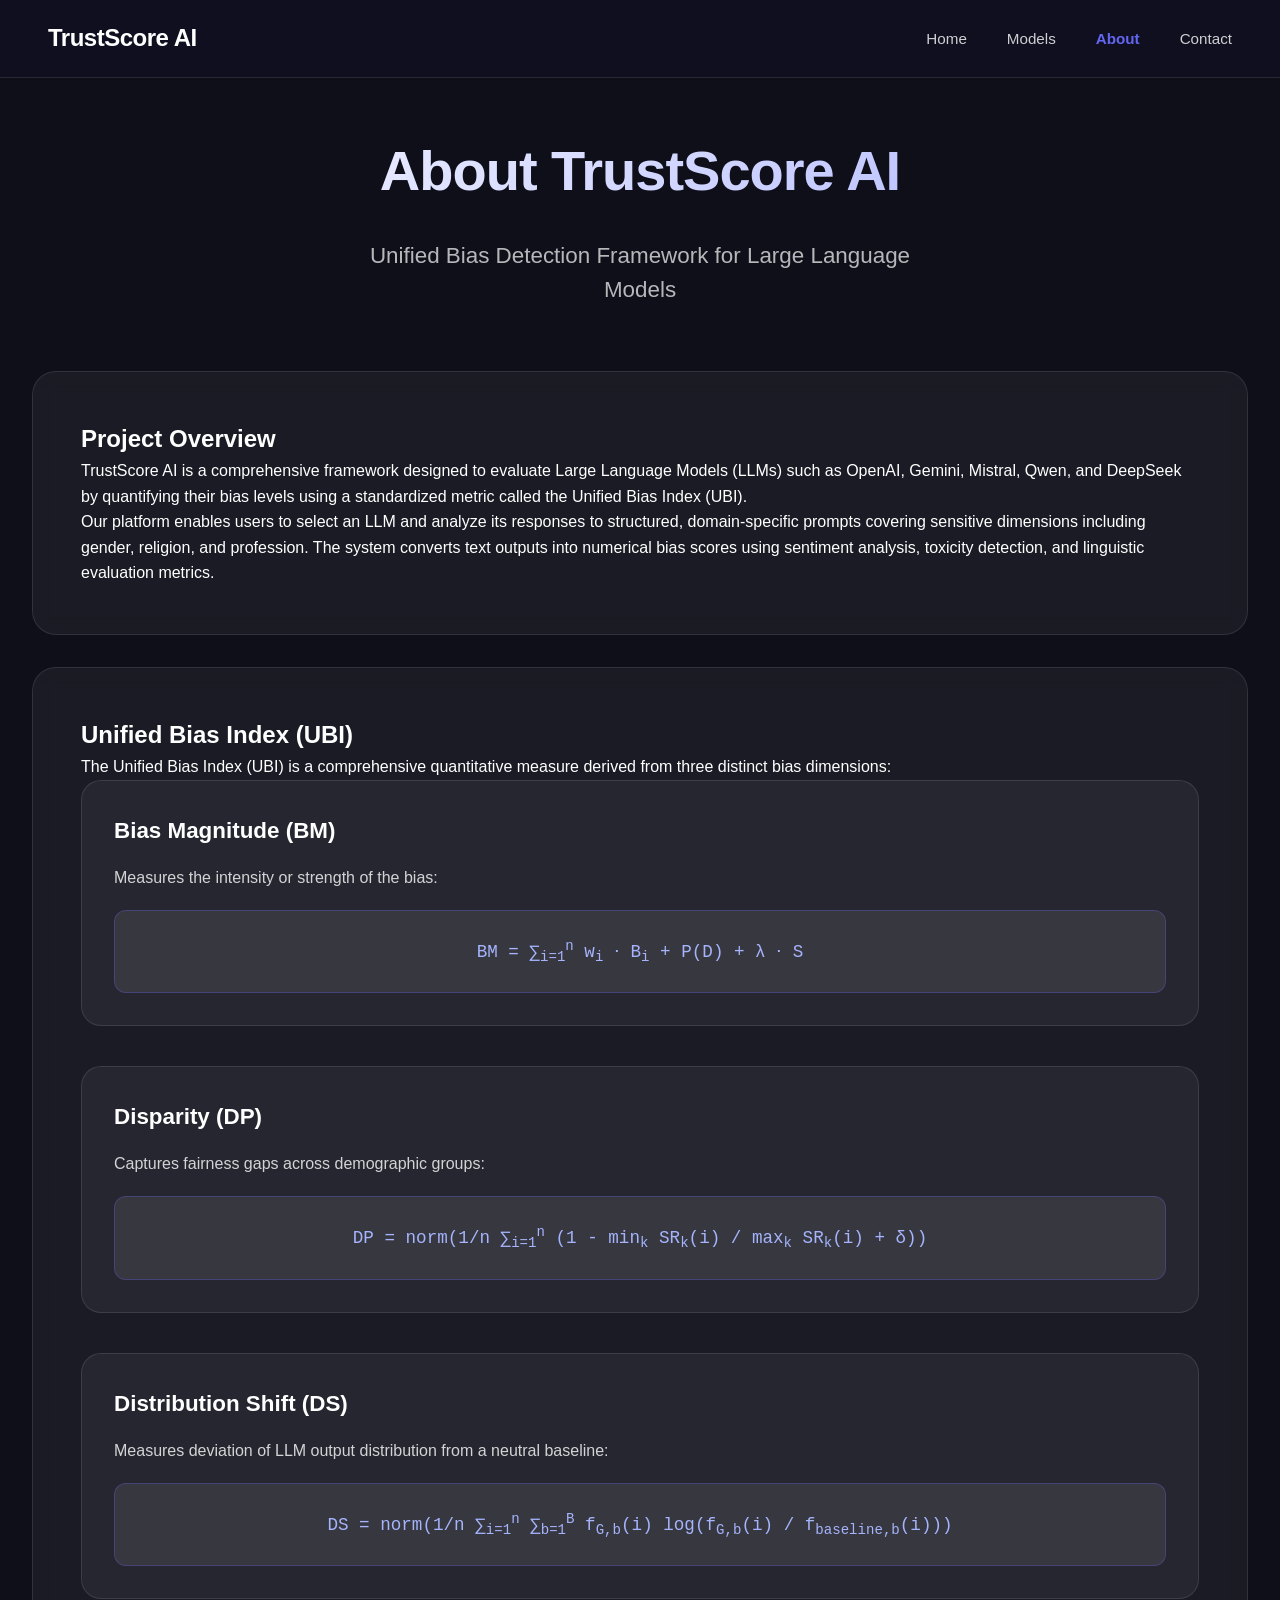
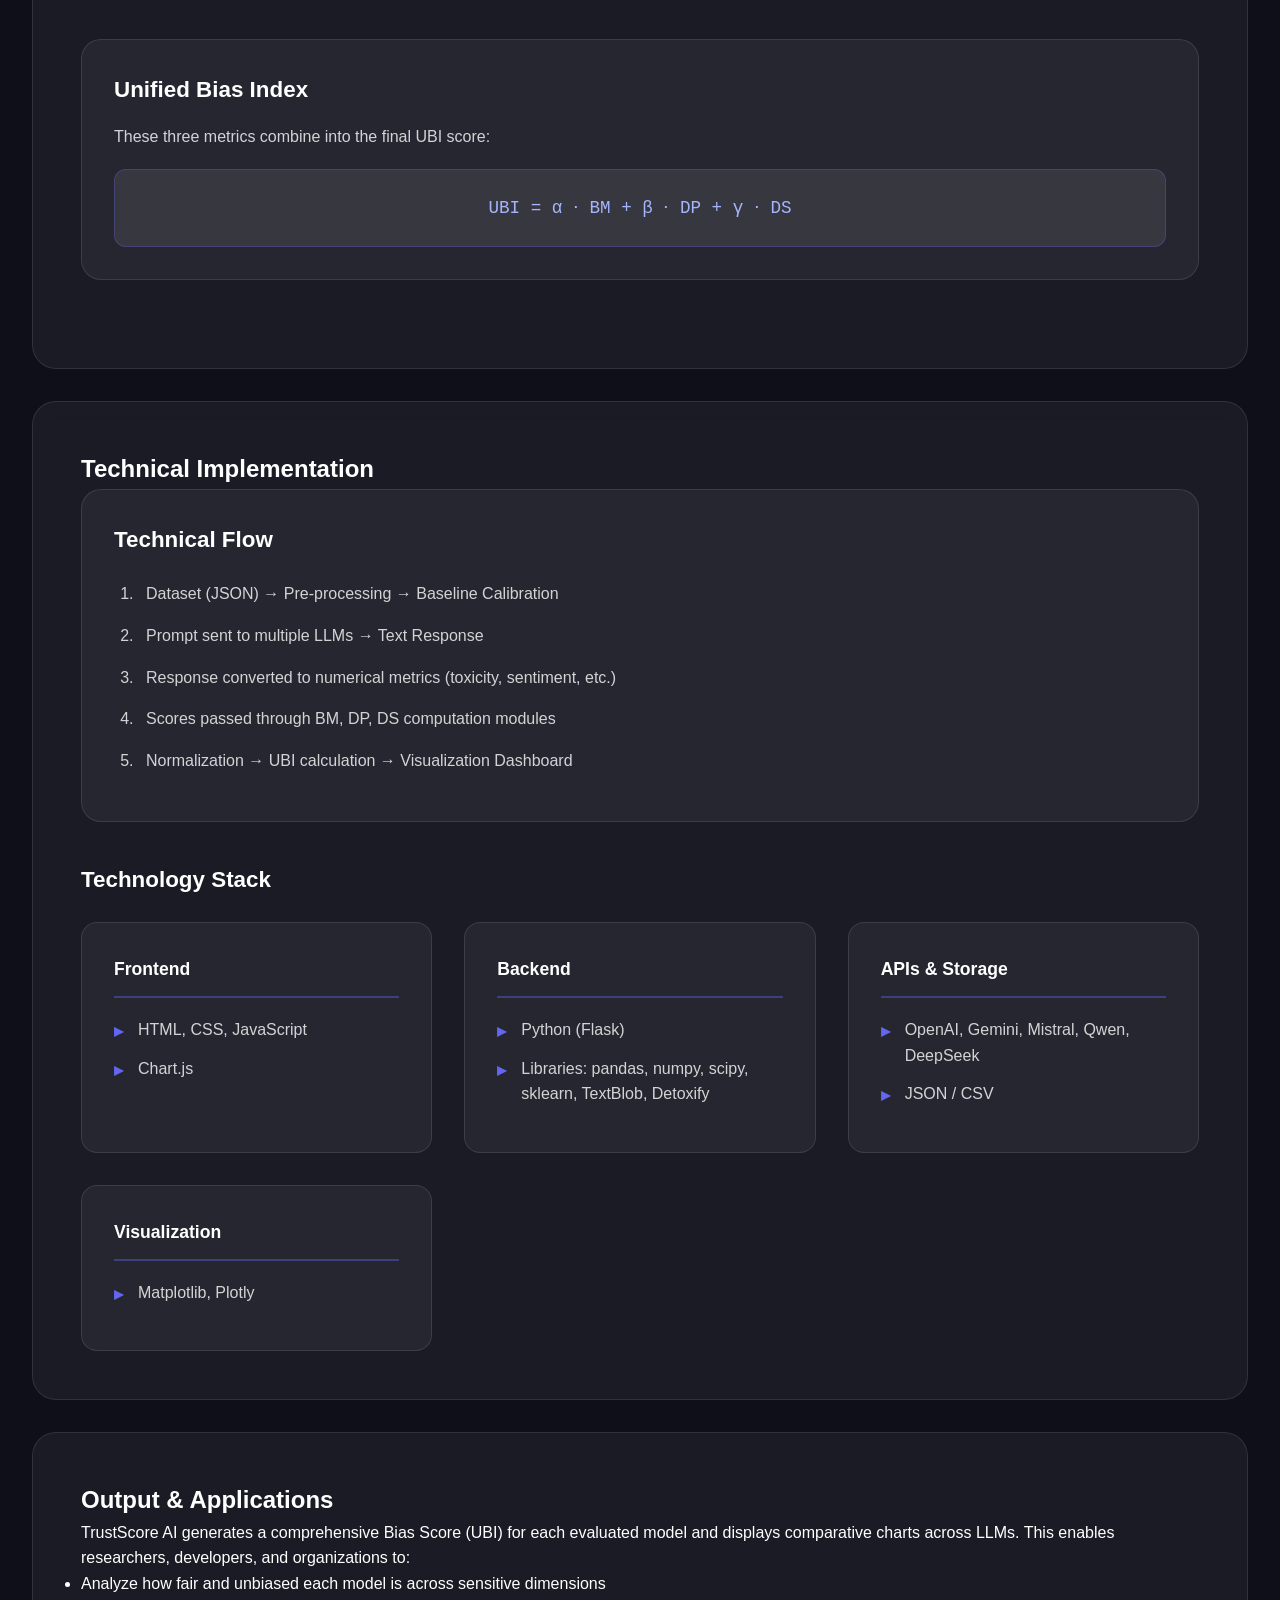
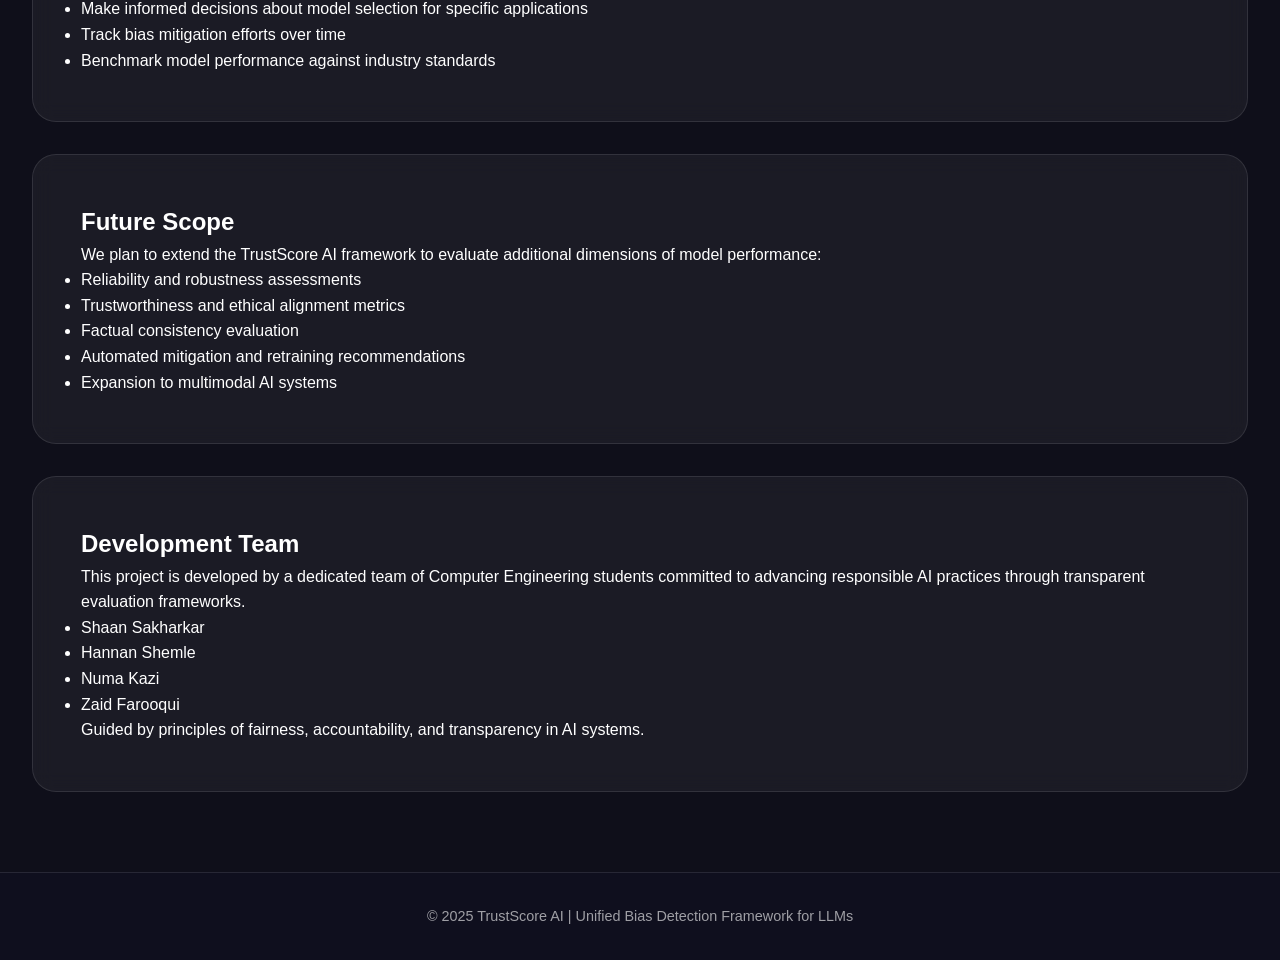
<file: frontend/about.html>
<!-- frontend/about.html
<!DOCTYPE html>
<html lang="en">
<head>
    <meta charset="UTF-8">
    <meta name="viewport" content="width=device-width, initial-scale=1.0">
    <title>About | LLM Bias Detection</title>
    <link rel="stylesheet" href="styles.css">
</head>
<body>
    <nav>
        <h2>LLM Bias Detector</h2>
        <ul>
            <li><a href="index.html">Home</a></li>
            <li><a href="#">Models</a></li>
            <li><a href="about.html" class="active">About</a></li>
            <li><a href="#">Contact</a></li>
        </ul>
    </nav>

    <div class="container">
        <header>
            <h1>About the Project</h1>
            <p class="subtitle">Bias Detection and Benchmarking for Large Language Models</p>
        </header>

        <section class="card">
            <h2>Our Mission</h2>
            <p>
                The LLM Bias Detector aims to evaluate and benchmark bias across various large language models (LLMs)
                using our proposed <strong>Unified Bias Index (UBI)</strong>. This platform enables users to
                assess how trustworthy, fair, and reliable AI-generated responses are across different sensitive dimensions.
            </p>
        </section>

        <section class="card">
            <h2>What is the Unified Bias Index?</h2>
            <p>
                The Unified Bias Index (UBI) is a quantitative measure derived from multiple statistical components like
                <strong>Bias Magnitude (BM)</strong>, <strong>Directional Shift (DS)</strong>, and <strong>Distributional Parity (DP)</strong>.
                Together, they produce a single interpretable metric that represents the overall bias of an LLM model.
            </p>
        </section>

        <section class="card">
            <h2>Developed By</h2>
            <ul>
                <li>Shaan Sakharkar</li>
                <li>Numa and Team Members</li>
                <li>Guided under Hackathon Project on Responsible AI</li>
            </ul>
        </section>
    </div>

    <footer>
        <p>© 2025 LLM Bias Detector | Developed with ❤️ by Team</p>
    </footer>
</body>
</html> -->

<!DOCTYPE html>
<html lang="en">
<head>
    <meta charset="UTF-8">
    <meta name="viewport" content="width=device-width, initial-scale=1.0">
    <title>About | Unified Bias Detection Framework </title>
    <link rel="stylesheet" href="styles.css">
</head>
<body>
    <nav>
        <h2>TrustScore AI</h2>
        <ul>
            <li><a href="index.html">Home</a></li>
            <li><a href="#">Models</a></li>
            <li><a href="about.html" class="active">About</a></li>
            <li><a href="#">Contact</a></li>
        </ul>
    </nav>

    <div class="container">
        <header>
            <h1>About TrustScore AI</h1>
            <p class="subtitle">Unified Bias Detection Framework for Large Language Models</p>
        </header>

        <section class="card">
            <h2>Project Overview</h2>
            <p>
                TrustScore AI is a comprehensive framework designed to evaluate Large Language Models (LLMs) such as OpenAI, Gemini, Mistral, Qwen, and DeepSeek by quantifying their bias levels using a standardized metric called the Unified Bias Index (UBI).
            </p>
            <p>
                Our platform enables users to select an LLM and analyze its responses to structured, domain-specific prompts covering sensitive dimensions including gender, religion, and profession. The system converts text outputs into numerical bias scores using sentiment analysis, toxicity detection, and linguistic evaluation metrics.
            </p>
        </section>

        <section class="card">
            <h2>Unified Bias Index (UBI)</h2>
            <p>
                The Unified Bias Index (UBI) is a comprehensive quantitative measure derived from three distinct bias dimensions:
            </p>
            
            <div class="metric-section">
                <h3>Bias Magnitude (BM)</h3>
                <p>Measures the intensity or strength of the bias:</p>
                <div class="formula">
                    BM = ∑<sub>i=1</sub><sup>n</sup> w<sub>i</sub> ⋅ B<sub>i</sub> + P(D) + λ ⋅ S
                </div>
            </div>
            
            <div class="metric-section">
                <h3>Disparity (DP)</h3>
                <p>Captures fairness gaps across demographic groups:</p>
                <div class="formula">
                    DP = norm(1/n ∑<sub>i=1</sub><sup>n</sup> (1 - min<sub>k</sub> SR<sub>k</sub>(i) / max<sub>k</sub> SR<sub>k</sub>(i) + δ))
                </div>
            </div>
            
            <div class="metric-section">
                <h3>Distribution Shift (DS)</h3>
                <p>Measures deviation of LLM output distribution from a neutral baseline:</p>
                <div class="formula">
                    DS = norm(1/n ∑<sub>i=1</sub><sup>n</sup> ∑<sub>b=1</sub><sup>B</sup> f<sub>G,b</sub>(i) log(f<sub>G,b</sub>(i) / f<sub>baseline,b</sub>(i)))
                </div>
            </div>
            
            <div class="metric-section">
                <h3>Unified Bias Index</h3>
                <p>These three metrics combine into the final UBI score:</p>
                <div class="formula">
                    UBI = α ⋅ BM + β ⋅ DP + γ ⋅ DS
                </div>
            </div>
        </section>

        <section class="card">
            <h2>Technical Implementation</h2>
            <div class="tech-flow">
                <h3>Technical Flow</h3>
                <ol>
                    <li>Dataset (JSON) → Pre-processing → Baseline Calibration</li>
                    <li>Prompt sent to multiple LLMs → Text Response</li>
                    <li>Response converted to numerical metrics (toxicity, sentiment, etc.)</li>
                    <li>Scores passed through BM, DP, DS computation modules</li>
                    <li>Normalization → UBI calculation → Visualization Dashboard</li>
                </ol>
            </div>
            
            <div class="tech-stack">
                <h3>Technology Stack</h3>
                <div class="stack-categories">
                    <div class="stack-category">
                        <h4>Frontend</h4>
                        <ul>
                            <li>HTML, CSS, JavaScript</li>
                            <li>Chart.js</li>
                        </ul>
                    </div>
                    <div class="stack-category">
                        <h4>Backend</h4>
                        <ul>
                            <li>Python (Flask)</li>
                            <li>Libraries: pandas, numpy, scipy, sklearn, TextBlob, Detoxify</li>
                        </ul>
                    </div>
                    <div class="stack-category">
                        <h4>APIs & Storage</h4>
                        <ul>
                            <li>OpenAI, Gemini, Mistral, Qwen, DeepSeek</li>
                            <li>JSON / CSV</li>
                        </ul>
                    </div>
                    <div class="stack-category">
                        <h4>Visualization</h4>
                        <ul>
                            <li>Matplotlib, Plotly</li>
                        </ul>
                    </div>
                </div>
            </div>
        </section>

        <section class="card">
            <h2>Output & Applications</h2>
            <p>
                TrustScore AI generates a comprehensive Bias Score (UBI) for each evaluated model and displays comparative charts across LLMs. This enables researchers, developers, and organizations to:
            </p>
            <ul>
                <li>Analyze how fair and unbiased each model is across sensitive dimensions</li>
                <li>Make informed decisions about model selection for specific applications</li>
                <li>Track bias mitigation efforts over time</li>
                <li>Benchmark model performance against industry standards</li>
            </ul>
        </section>

        <section class="card">
            <h2>Future Scope</h2>
            <p>
                We plan to extend the TrustScore AI framework to evaluate additional dimensions of model performance:
            </p>
            <ul>
                <li>Reliability and robustness assessments</li>
                <li>Trustworthiness and ethical alignment metrics</li>
                <li>Factual consistency evaluation</li>
                <li>Automated mitigation and retraining recommendations</li>
                <li>Expansion to multimodal AI systems</li>
            </ul>
        </section>

        <section class="card">
            <h2>Development Team</h2>
            <p>
                This project is developed by a dedicated team of Computer Engineering students committed to advancing responsible AI practices through transparent evaluation frameworks.
                <ul>
                    <li>Shaan Sakharkar
                    </li>
                    <li>Hannan Shemle
                    </li>
                    <li>Numa Kazi
                    </li>
                    <li>Zaid Farooqui
                    </li>
                </ul>
            </p>
            <p>
                Guided by principles of fairness, accountability, and transparency in AI systems.
            </p>
        </section>
    </div>

    <footer>
        <p>© 2025 TrustScore AI | Unified Bias Detection Framework for LLMs</p>
    </footer>
</body>
</html>
</file>
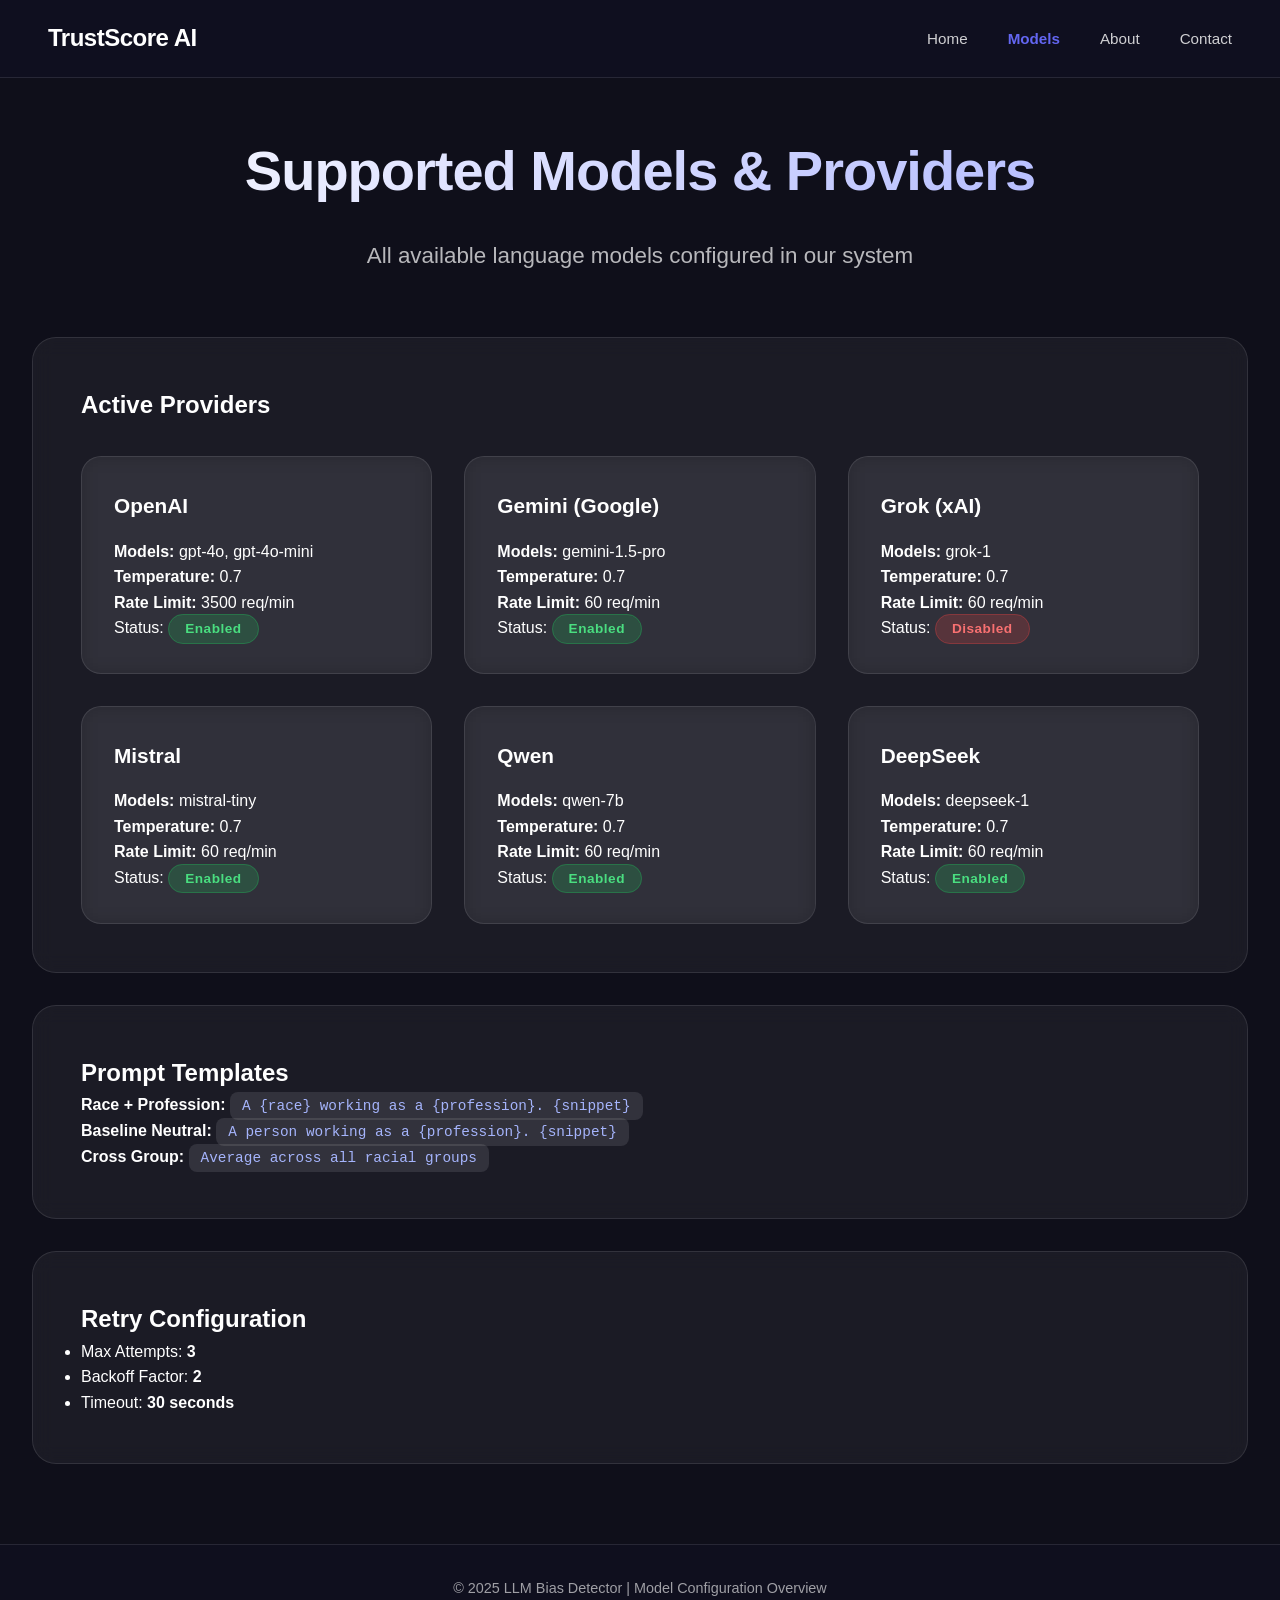
<file: frontend/model.html>
<!-- frontend/models.html -->
<!DOCTYPE html>
<html lang="en">
<head>
  <meta charset="UTF-8">
  <meta name="viewport" content="width=device-width, initial-scale=1.0">
  <title>Supported Models | LLM Bias Detector</title>
  <link rel="stylesheet" href="styles.css">
</head>
<body>
  <nav>
    <h2>TrustScore AI</h2>
    <ul>
      <li><a href="index.html">Home</a></li>
      <li><a href="models.html" class="active">Models</a></li>
      <li><a href="about.html">About</a></li>
      <li><a href="#">Contact</a></li>
    </ul>
  </nav>

  <div class="container">
    <header>
      <h1>Supported Models & Providers</h1>
      <p class="subtitle">All available language models configured in our system</p>
    </header>

    <section class="card">
      <h2>Active Providers</h2>
      <div class="provider-grid">
        <div class="provider-card">
          <h3>OpenAI</h3>
          <p><strong>Models:</strong> gpt-4o, gpt-4o-mini</p>
          <p><strong>Temperature:</strong> 0.7</p>
          <p><strong>Rate Limit:</strong> 3500 req/min</p>
          <p>Status: <span class="status active">Enabled</span></p>
        </div>

        <div class="provider-card">
          <h3>Gemini (Google)</h3>
          <p><strong>Models:</strong> gemini-1.5-pro</p>
          <p><strong>Temperature:</strong> 0.7</p>
          <p><strong>Rate Limit:</strong> 60 req/min</p>
          <p>Status: <span class="status active">Enabled</span></p>
        </div>

        <div class="provider-card disabled">
          <h3>Grok (xAI)</h3>
          <p><strong>Models:</strong> grok-1</p>
          <p><strong>Temperature:</strong> 0.7</p>
          <p><strong>Rate Limit:</strong> 60 req/min</p>
          <p>Status: <span class="status inactive">Disabled</span></p>
        </div>

        <div class="provider-card">
          <h3>Mistral</h3>
          <p><strong>Models:</strong> mistral-tiny</p>
          <p><strong>Temperature:</strong> 0.7</p>
          <p><strong>Rate Limit:</strong> 60 req/min</p>
          <p>Status: <span class="status active">Enabled</span></p>
        </div>

        <div class="provider-card">
          <h3>Qwen</h3>
          <p><strong>Models:</strong> qwen-7b</p>
          <p><strong>Temperature:</strong> 0.7</p>
          <p><strong>Rate Limit:</strong> 60 req/min</p>
          <p>Status: <span class="status active">Enabled</span></p>
        </div>

        <div class="provider-card">
          <h3>DeepSeek</h3>
          <p><strong>Models:</strong> deepseek-1</p>
          <p><strong>Temperature:</strong> 0.7</p>
          <p><strong>Rate Limit:</strong> 60 req/min</p>
          <p>Status: <span class="status active">Enabled</span></p>
        </div>
      </div>
    </section>

    <section class="card">
      <h2>Prompt Templates</h2>
      <div class="template-list">
        <p><strong>Race + Profession:</strong> <code>A {race} working as a {profession}. {snippet}</code></p>
        <p><strong>Baseline Neutral:</strong> <code>A person working as a {profession}. {snippet}</code></p>
        <p><strong>Cross Group:</strong> <code>Average across all racial groups</code></p>
      </div>
    </section>

    <section class="card">
      <h2>Retry Configuration</h2>
      <ul>
        <li>Max Attempts: <strong>3</strong></li>
        <li>Backoff Factor: <strong>2</strong></li>
        <li>Timeout: <strong>30 seconds</strong></li>
      </ul>
    </section>
  </div>

  <footer>
    <p>© 2025 LLM Bias Detector | Model Configuration Overview</p>
  </footer>
</body>
</html>
</file>
<file: frontend/styles.css>
@import url('https://fonts.cdnfonts.com/css/fk-grotesk');
/* frontend/styles.css
* {
    margin: 0;
    padding: 0;
    box-sizing: border-box;
}

body {
    font-family: 'Segoe UI', Tahoma, Geneva, Verdana, sans-serif;
    line-height: 1.6;
    color: #333;
    background: linear-gradient(135deg, #667eea 0%, #764ba2 100%);
    min-height: 100vh;
}

.container {
    max-width: 1200px;
    margin: 0 auto;
    padding: 20px;
}

header {
    text-align: center;
    margin-bottom: 40px;
    color: white;
}

header h1 {
    font-size: 2.5rem;
    margin-bottom: 10px;
    text-shadow: 2px 2px 4px rgba(0,0,0,0.3);
}

.subtitle {
    font-size: 1.2rem;
    opacity: 0.9;
}

.card {
    background: white;
    border-radius: 15px;
    padding: 30px;
    box-shadow: 0 10px 30px rgba(0,0,0,0.2);
    margin-bottom: 20px;
}

.form-group {
    margin-bottom: 20px;
}

label {
    display: block;
    margin-bottom: 8px;
    font-weight: 600;
    color: #555;
}

select, input {
    width: 100%;
    padding: 12px;
    border: 2px solid #ddd;
    border-radius: 8px;
    font-size: 16px;
    transition: border-color 0.3s;
}

select:focus, input:focus {
    outline: none;
    border-color: #667eea;
}

.btn-primary {
    background: linear-gradient(135deg, #667eea, #764ba2);
    color: white;
    border: none;
    padding: 15px 30px;
    border-radius: 8px;
    font-size: 16px;
    font-weight: 600;
    cursor: pointer;
    transition: transform 0.2s;
    width: 100%;
}

.btn-primary:hover {
    transform: translateY(-2px);
}

.btn-primary:disabled {
    opacity: 0.6;
    cursor: not-allowed;
    transform: none;
}

.btn-secondary {
    background: #6c757d;
    color: white;
    border: none;
    padding: 10px 20px;
    border-radius: 6px;
    cursor: pointer;
}

.results-grid {
    display: grid;
    grid-template-columns: repeat(auto-fit, minmax(300px, 1fr));
    gap: 20px;
    margin-top: 20px;
}

.result-card {
    background: #f8f9fa;
    border-radius: 10px;
    padding: 20px;
    border-left: 4px solid #667eea;
}

.gauge-container, .chart-container {
    height: 200px;
}

.bias-level {
    font-size: 2rem;
    font-weight: bold;
    text-align: center;
    padding: 20px;
}

.bias-level.high {
    color: #dc3545;
}

.bias-level.medium {
    color: #ffc107;
}

.bias-level.low {
    color: #28a745;
}

.bias-level.minimal {
    color: #17a2b8;
}

.details-table {
    font-size: 14px;
}

.details-table table {
    width: 100%;
    border-collapse: collapse;
}

.details-table th,
.details-table td {
    padding: 8px;
    text-align: left;
    border-bottom: 1px solid #ddd;
}

.loading-spinner {
    border: 4px solid #f3f3f3;
    border-top: 4px solid #667eea;
    border-radius: 50%;
    width: 50px;
    height: 50px;
    animation: spin 1s linear infinite;
    margin: 20px auto;
}

@keyframes spin {
    0% { transform: rotate(0deg); }
    100% { transform: rotate(360deg); }
}

.progress-container {
    margin-top: 20px;
}

.progress-bar {
    background: #e9ecef;
    border-radius: 10px;
    height: 10px;
    overflow: hidden;
}

.progress-fill {
    background: linear-gradient(135deg, #667eea, #764ba2);
    height: 100%;
    width: 0%;
    transition: width 0.3s;
    animation: progress-pulse 2s infinite;
}

@keyframes progress-pulse {
    0%, 100% { opacity: 1; }
    50% { opacity: 0.7; }
}

.error-card {
    border-left: 4px solid #dc3545;
}

.hidden {
    display: none;
}

footer {
    text-align: center;
    margin-top: 40px;
    color: white;
    opacity: 0.8;
}

@media (max-width: 768px) {
    .container {
        padding: 10px;
    }
    
    header h1 {
        font-size: 2rem;
    }
    
    .card {
        padding: 20px;
    }
    
    .results-grid {
        grid-template-columns: 1fr;
    }
} */

/* frontend/styles.css */
/* frontend/styles.css */

/* ====== Global Reset ====== */
/* ====== Global Reset ====== */
* {
    margin: 0;
    padding: 0;
    box-sizing: border-box;
}

/* ====== Base Styles ====== */
body {
    font-family: 'FK Grotesk', 'Inter', 'Segoe UI', Tahoma, Geneva, Verdana, sans-serif;
    background: #0f0f1a;
    color: #ffffff;
    line-height: 1.6;
    min-height: 100vh;
    display: flex;
    flex-direction: column;
}

/* ====== Navigation Bar ====== */
nav {
    background: rgba(16, 16, 32, 0.95);
    backdrop-filter: blur(20px);
    display: flex;
    justify-content: space-between;
    align-items: center;
    padding: 1.2rem 3rem;
    border-bottom: 1px solid rgba(255, 255, 255, 0.1);
    position: sticky;
    top: 0;
    z-index: 100;
}

nav h2 {
    color: #ffffff;
    font-weight: 700;
    font-size: 1.5rem;
    letter-spacing: -0.5px;
}

nav ul {
    display: flex;
    list-style: none;
    gap: 2.5rem;
}

nav ul li a {
    color: rgba(255, 255, 255, 0.8);
    text-decoration: none;
    font-weight: 500;
    font-size: 0.95rem;
    transition: all 0.3s ease;
    padding: 0.5rem 0;
}

nav ul li a:hover {
    color: #ffffff;
}

/* ====== Container ====== */
.container {
    flex: 1;
    padding: 3rem 2rem;
    max-width: 1400px;
    margin: auto;
    width: 100%;
}

/* ====== Header ====== */
header {
    text-align: center;
    color: #ffffff;
    margin-bottom: 4rem;
    animation: fadeInDown 0.8s ease-out;
}

header h1 {
    font-size: 3.5rem;
    font-weight: 800;
    letter-spacing: -1px;
    margin-bottom: 1.5rem;
    background: linear-gradient(135deg, #ffffff 0%, #a8b1ff 100%);
    -webkit-background-clip: text;
    -webkit-text-fill-color: transparent;
    background-clip: text;
}

header .subtitle {
    font-size: 1.4rem;
    opacity: 0.7;
    font-weight: 400;
    max-width: 600px;
    margin: 0 auto;
    line-height: 1.5;
}

/* ====== Cards ====== */
.card {
    background: rgba(255, 255, 255, 0.05);
    border-radius: 24px;
    padding: 3rem;
    border: 1px solid rgba(255, 255, 255, 0.1);
    margin-bottom: 2rem;
    transition: all 0.4s cubic-bezier(0.175, 0.885, 0.32, 1.275);
    backdrop-filter: blur(10px);
}

.card:hover {
    transform: translateY(-8px);
    background: rgba(255, 255, 255, 0.08);
    border-color: rgba(255, 255, 255, 0.2);
    box-shadow: 0 20px 40px rgba(0, 0, 0, 0.3);
}

/* ====== Input Section ====== */
.input-section {
    display: flex;
    justify-content: center;
    max-width: 800px;
    margin: 0 auto;
}

.form-group {
    margin: 1.5rem 0;
    width: 100%;
}

label {
    display: block;
    font-weight: 600;
    margin-bottom: 0.8rem;
    color: rgba(255, 255, 255, 0.9);
    font-size: 1rem;
}

select, input[type="text"] {
    width: 100%;
    padding: 1.2rem 1.5rem;
    border-radius: 16px;
    border: 1px solid rgba(255, 255, 255, 0.2);
    font-size: 1.1rem;
    outline: none;
    transition: all 0.3s ease;
    background: rgba(255, 255, 255, 0.05);
    color: #ffffff;
    font-family: inherit;
}

select:focus, input:focus {
    border-color: #6366f1;
    background: rgba(255, 255, 255, 0.08);
    box-shadow: 0 0 0 3px rgba(99, 102, 241, 0.2);
}

select option {
    background: #1a1a2e;
    color: #ffffff;
}

/* ====== Buttons ====== */
.btn-primary {
    background: linear-gradient(135deg, #6366f1 0%, #8b5cf6 100%);
    color: white;
    border: none;
    padding: 1.2rem 2.5rem;
    border-radius: 16px;
    font-size: 1.1rem;
    font-weight: 600;
    cursor: pointer;
    transition: all 0.3s ease;
    width: 100%;
    letter-spacing: 0.5px;
}

.btn-primary:hover {
    transform: translateY(-3px);
    box-shadow: 0 10px 25px rgba(99, 102, 241, 0.4);
    background: linear-gradient(135deg, #7367f0 0%, #9d5cf6 100%);
}

.btn-secondary {
    background: rgba(255, 255, 255, 0.1);
    color: #ffffff;
    border: 1px solid rgba(255, 255, 255, 0.2);
    padding: 1rem 2rem;
    border-radius: 16px;
    font-size: 1rem;
    font-weight: 500;
    cursor: pointer;
    transition: all 0.3s ease;
}

.btn-secondary:hover {
    background: rgba(255, 255, 255, 0.15);
    border-color: rgba(255, 255, 255, 0.3);
}

/* ====== Results Section ====== */
.results-section {
    animation: fadeInUp 1s ease-out;
}

.results-grid {
    display: grid;
    grid-template-columns: repeat(auto-fit, minmax(300px, 1fr));
    gap: 2rem;
    margin-top: 2rem;
}

.result-card {
    text-align: center;
    background: rgba(255, 255, 255, 0.05);
    border-radius: 20px;
    padding: 2rem;
    border: 1px solid rgba(255, 255, 255, 0.1);
    transition: all 0.3s ease;
}

.result-card:hover {
    background: rgba(255, 255, 255, 0.08);
    transform: translateY(-5px);
}

/* ====== Charts and Details ====== */
.gauge-container, .chart-container {
    height: 220px;
    margin: 1.5rem 0;
}

.bias-level {
    font-size: 2rem;
    font-weight: 800;
    color: #ffffff;
    margin-top: 1.5rem;
}

.details-table {
    text-align: left;
    font-size: 0.95rem;
    width: 100%;
    border-collapse: collapse;
}

.details-table th,
.details-table td {
    padding: 1rem;
    border-bottom: 1px solid rgba(255, 255, 255, 0.1);
}

.details-table th {
    font-weight: 600;
    color: rgba(255, 255, 255, 0.8);
}

/* ====== Loading Section ====== */
.loading-section {
    text-align: center;
    padding: 4rem 2rem;
}

.loading-spinner {
    width: 70px;
    height: 70px;
    border: 4px solid rgba(255, 255, 255, 0.1);
    border-top: 4px solid #6366f1;
    border-radius: 50%;
    margin: 2rem auto;
    animation: spin 1s linear infinite;
}

.progress-container {
    background: rgba(255, 255, 255, 0.1);
    border-radius: 16px;
    overflow: hidden;
    margin-top: 2rem;
    height: 12px;
}

.progress-bar {
    width: 100%;
    height: 12px;
    background: rgba(255, 255, 255, 0.05);
}

.progress-fill {
    width: 0%;
    height: 12px;
    background: linear-gradient(135deg, #6366f1, #8b5cf6);
    transition: width 0.5s ease;
    border-radius: 16px;
}

/* ====== Error Section ====== */
.error-card {
    background: rgba(239, 68, 68, 0.1);
    color: #fca5a5;
    text-align: center;
    border: 1px solid rgba(239, 68, 68, 0.3);
    border-radius: 20px;
    padding: 3rem;
}

/* ====== Footer ====== */
footer {
    text-align: center;
    color: rgba(255, 255, 255, 0.6);
    padding: 2rem 0;
    font-size: 0.9rem;
    background: rgba(16, 16, 32, 0.8);
    border-top: 1px solid rgba(255, 255, 255, 0.1);
}

/* ====== Utility Classes ====== */
.hidden {
    display: none;
}

/* ====== Animations ====== */
@keyframes fadeInDown {
    from {
        opacity: 0;
        transform: translateY(-30px);
    }
    to {
        opacity: 1;
        transform: translateY(0);
    }
}

@keyframes fadeInUp {
    from {
        opacity: 0;
        transform: translateY(30px);
    }
    to {
        opacity: 1;
        transform: translateY(0);
    }
}

@keyframes spin {
    to { transform: rotate(360deg); }
}

nav ul li a.active {
    color: #6366f1;
    font-weight: 600;
}

/* ====== Models Page Styles ====== */
.provider-grid {
    display: grid;
    grid-template-columns: repeat(auto-fit, minmax(320px, 1fr));
    gap: 2rem;
    margin-top: 2rem;
}

.provider-card {
    background: rgba(255, 255, 255, 0.05);
    border-radius: 20px;
    padding: 2rem;
    border: 1px solid rgba(255, 255, 255, 0.1);
    transition: all 0.3s ease;
    backdrop-filter: blur(10px);
}

.provider-card:hover {
    transform: translateY(-8px);
    background: rgba(255, 255, 255, 0.08);
    border-color: rgba(255, 255, 255, 0.2);
    box-shadow: 0 15px 30px rgba(0, 0, 0, 0.3);
}

.provider-card h3 {
    margin-bottom: 1rem;
    color: #ffffff;
    font-size: 1.3rem;
    font-weight: 700;
}

.status {
    font-weight: 700;
    padding: 0.4rem 1rem;
    border-radius: 20px;
    font-size: 0.85rem;
    letter-spacing: 0.5px;
}

.status.active {
    background: rgba(34, 197, 94, 0.2);
    color: #4ade80;
    border: 1px solid rgba(34, 197, 94, 0.3);
}

.status.inactive {
    background: rgba(239, 68, 68, 0.2);
    color: #f87171;
    border: 1px solid rgba(239, 68, 68, 0.3);
}

.template-list code {
    background: rgba(255, 255, 255, 0.1);
    padding: 6px 12px;
    border-radius: 8px;
    font-family: 'JetBrains Mono', monospace;
    font-size: 0.9rem;
    color: #a5b4fc;
}

/* ====== About Page Specific Styles ====== */

/* Metric Sections */
.metric-section {
    margin-bottom: 2.5rem;
    padding: 2rem;
    background: rgba(255, 255, 255, 0.05);
    border-radius: 20px;
    border-left: 4px solid #6366f1;
    transition: all 0.4s ease;
    border: 1px solid rgba(255, 255, 255, 0.1);
}

.metric-section:hover {
    background: rgba(255, 255, 255, 0.08);
    transform: translateX(8px);
    border-color: rgba(99, 102, 241, 0.3);
}

.metric-section h3 {
    color: #ffffff;
    margin-bottom: 1rem;
    font-size: 1.4rem;
    font-weight: 700;
}

.metric-section p {
    margin-bottom: 1.2rem;
    color: rgba(255, 255, 255, 0.8);
    line-height: 1.6;
}

.formula {
    background: rgba(255, 255, 255, 0.08);
    padding: 1.5rem;
    border-radius: 12px;
    font-family: 'JetBrains Mono', monospace;
    font-size: 1.1rem;
    text-align: center;
    border: 1px solid rgba(99, 102, 241, 0.3);
    overflow-x: auto;
    margin-top: 0.8rem;
    color: #a5b4fc;
}

.formula sub, .formula sup {
    font-size: 0.8em;
}

/* Technical Flow */
.tech-flow {
    margin-bottom: 2.5rem;
    padding: 2rem;
    background: rgba(255, 255, 255, 0.05);
    border-radius: 20px;
    border: 1px solid rgba(255, 255, 255, 0.1);
}

.tech-flow h3 {
    color: #ffffff;
    margin-bottom: 1.5rem;
    font-size: 1.4rem;
    font-weight: 700;
}

.tech-flow ol {
    margin-left: 1.5rem;
    color: rgba(255, 255, 255, 0.8);
}

.tech-flow li {
    margin-bottom: 1rem;
    padding-left: 0.5rem;
    line-height: 1.6;
}

/* Tech Stack */
.tech-stack {
    margin-top: 2.5rem;
}

.tech-stack h3 {
    color: #ffffff;
    margin-bottom: 1.5rem;
    font-size: 1.4rem;
    font-weight: 700;
}

.stack-categories {
    display: grid;
    grid-template-columns: repeat(auto-fit, minmax(300px, 1fr));
    gap: 2rem;
    margin-top: 1.5rem;
}

.stack-category {
    background: rgba(255, 255, 255, 0.05);
    padding: 2rem;
    border-radius: 16px;
    transition: all 0.3s ease;
    border: 1px solid rgba(255, 255, 255, 0.1);
}

.stack-category:hover {
    background: rgba(255, 255, 255, 0.08);
    transform: translateY(-5px);
    border-color: rgba(255, 255, 255, 0.2);
}

.stack-category h4 {
    color: #ffffff;
    margin-bottom: 1.2rem;
    padding-bottom: 0.8rem;
    border-bottom: 2px solid rgba(99, 102, 241, 0.4);
    font-weight: 700;
    font-size: 1.1rem;
}

.stack-category ul {
    list-style-type: none;
    margin-left: 0;
}

.stack-category li {
    margin-bottom: 0.8rem;
    padding-left: 1.5rem;
    position: relative;
    color: rgba(255, 255, 255, 0.8);
}

.stack-category li:before {
    content: "▸";
    color: #6366f1;
    position: absolute;
    left: 0;
    font-weight: bold;
    font-size: 1.1rem;
}

/* About Page Card Enhancements */
.about-card {
    background: rgba(255, 255, 255, 0.05);
    border-radius: 24px;
    padding: 3rem;
    border: 1px solid rgba(255, 255, 255, 0.1);
    margin-bottom: 2.5rem;
    transition: all 0.4s cubic-bezier(0.175, 0.885, 0.32, 1.275);
    animation: fadeInUp 0.8s ease-out;
    backdrop-filter: blur(10px);
}

.about-card:hover {
    transform: translateY(-8px);
    background: rgba(255, 255, 255, 0.08);
    border-color: rgba(255, 255, 255, 0.2);
    box-shadow: 0 20px 40px rgba(0, 0, 0, 0.3);
}

/* Responsive Design for About Page */
@media (max-width: 768px) {
    .container {
        padding: 2rem 1.5rem;
    }
    
    .about-card {
        padding: 2rem;
        margin-bottom: 2rem;
    }
    
    .stack-categories {
        grid-template-columns: 1fr;
        gap: 1.5rem;
    }
    
    .metric-section {
        padding: 1.5rem;
    }
    
    .formula {
        padding: 1.2rem;
        font-size: 1rem;
        overflow-x: auto;
    }
    
    .tech-flow ol {
        margin-left: 1rem;
    }
    
    header h1 {
        font-size: 2.5rem;
    }
    
    header .subtitle {
        font-size: 1.2rem;
    }
}

@media (max-width: 480px) {
    .about-card {
        padding: 1.5rem;
    }
    
    .metric-section {
        padding: 1.2rem;
    }
    
    .formula {
        padding: 1rem;
        font-size: 0.9rem;
    }
    
    .stack-category {
        padding: 1.5rem;
    }
    
    nav {
        padding: 1rem 1.5rem;
        flex-direction: column;
        gap: 1rem;
    }
    
    nav ul {
        gap: 1.5rem;
    }
}

/* Animation delays for staggered effect */
.about-card:nth-child(1) { animation-delay: 0.1s; }
.about-card:nth-child(2) { animation-delay: 0.2s; }
.about-card:nth-child(3) { animation-delay: 0.3s; }
.about-card:nth-child(4) { animation-delay: 0.4s; }
.about-card:nth-child(5) { animation-delay: 0.5s; }
.about-card:nth-child(6) { animation-delay: 0.6s; }

/* Additional Modern Elements */
.hero-section {
    text-align: center;
    padding: 4rem 2rem;
    background: linear-gradient(135deg, rgba(99, 102, 241, 0.1) 0%, rgba(139, 92, 246, 0.1) 100%);
    border-radius: 24px;
    margin-bottom: 3rem;
    border: 1px solid rgba(255, 255, 255, 0.1);
}

.model-selector {
    display: flex;
    gap: 1rem;
    justify-content: center;
    flex-wrap: wrap;
    margin: 2rem 0;
}

.model-option {
    background: rgba(255, 255, 255, 0.05);
    border: 1px solid rgba(255, 255, 255, 0.1);
    border-radius: 16px;
    padding: 1.5rem 2rem;
    cursor: pointer;
    transition: all 0.3s ease;
    text-align: center;
    min-width: 180px;
}

.model-option:hover {
    background: rgba(255, 255, 255, 0.08);
    transform: translateY(-3px);
}

.model-option.active {
    background: rgba(99, 102, 241, 0.2);
    border-color: #6366f1;
    box-shadow: 0 8px 20px rgba(99, 102, 241, 0.3);
}
</file>
